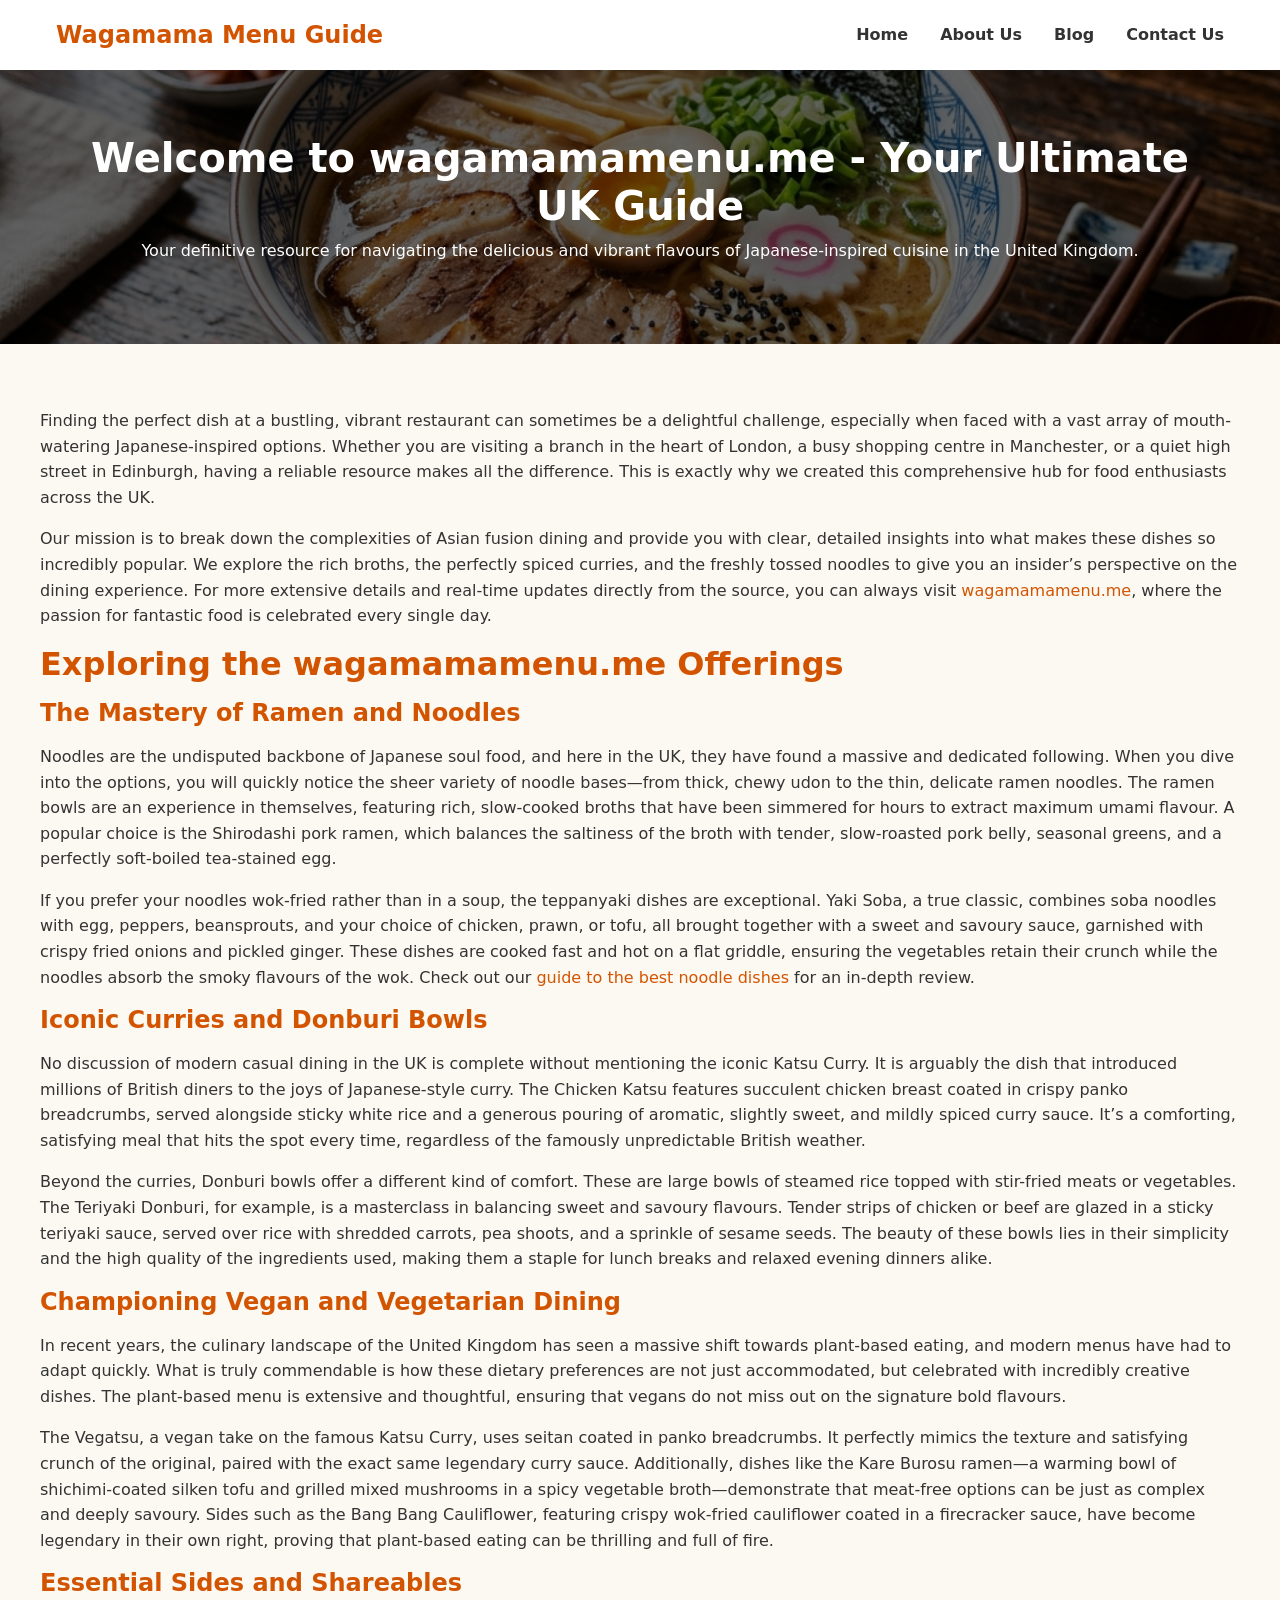
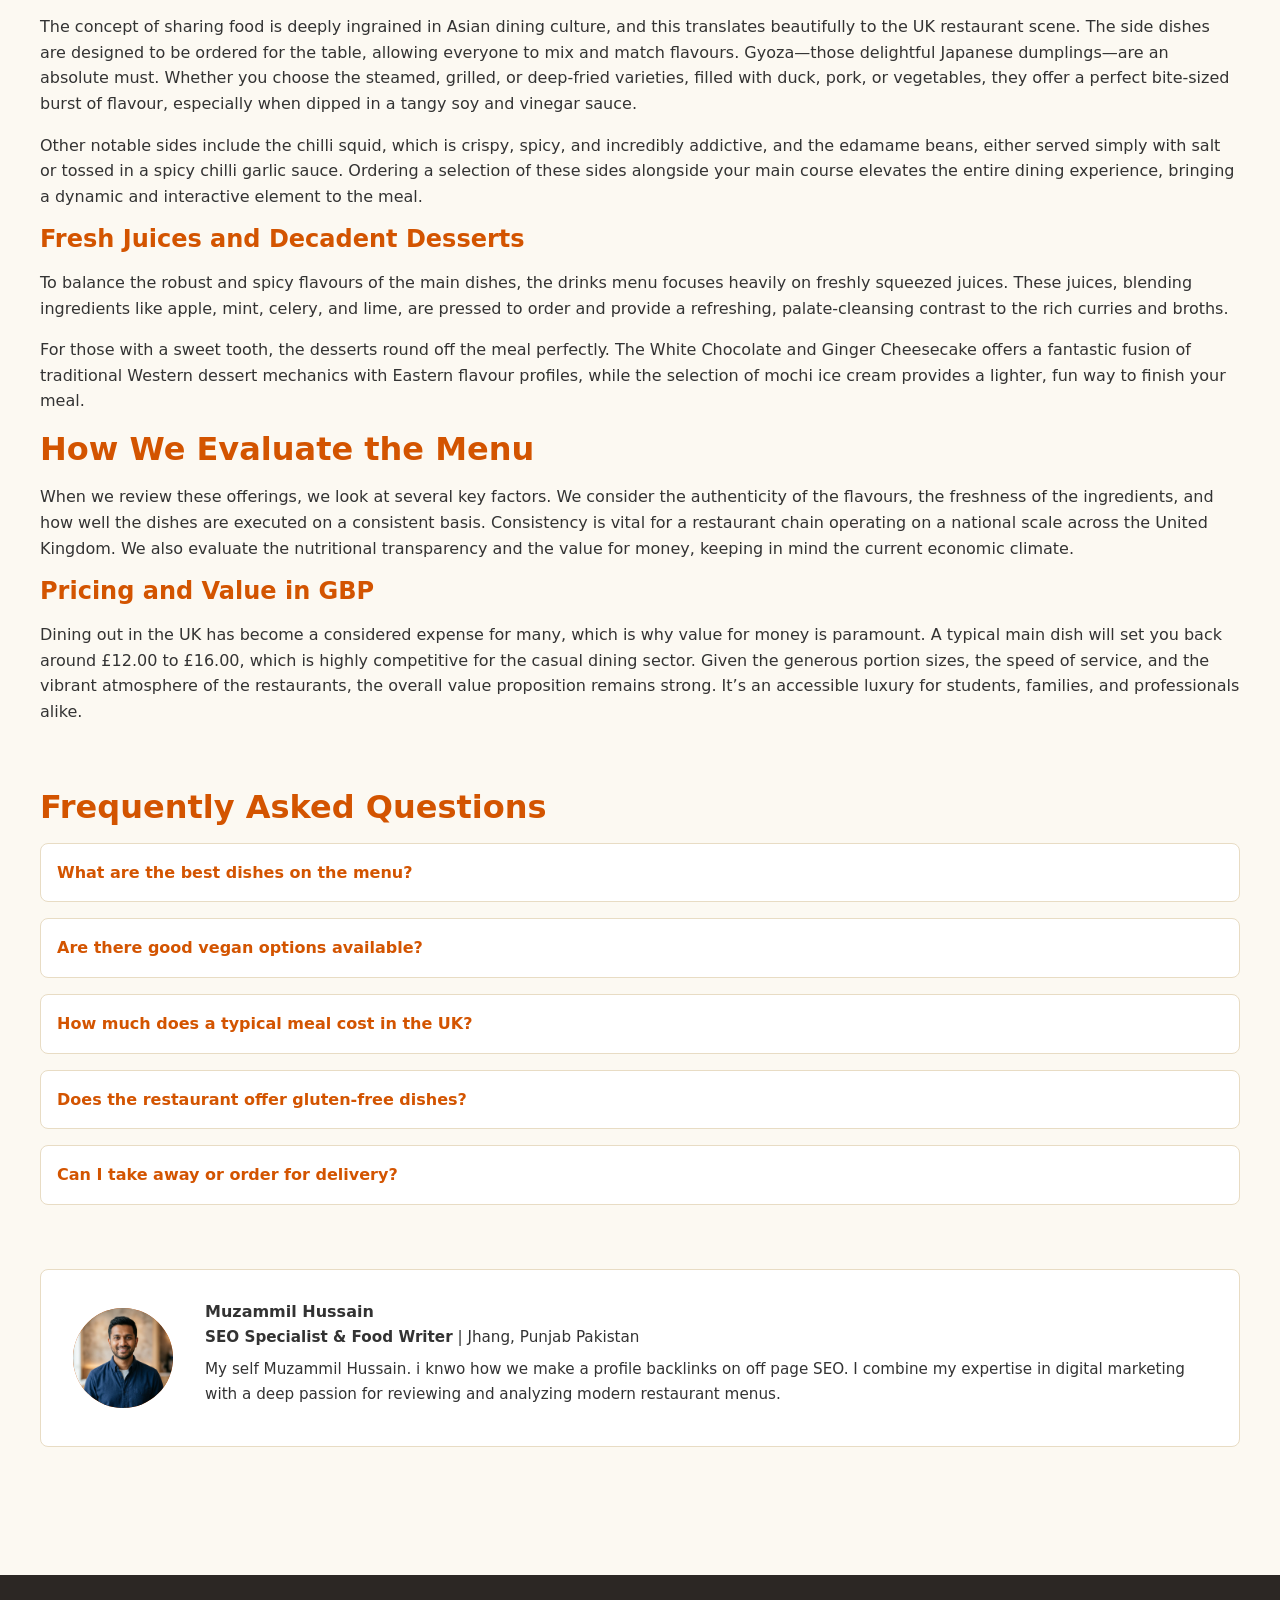
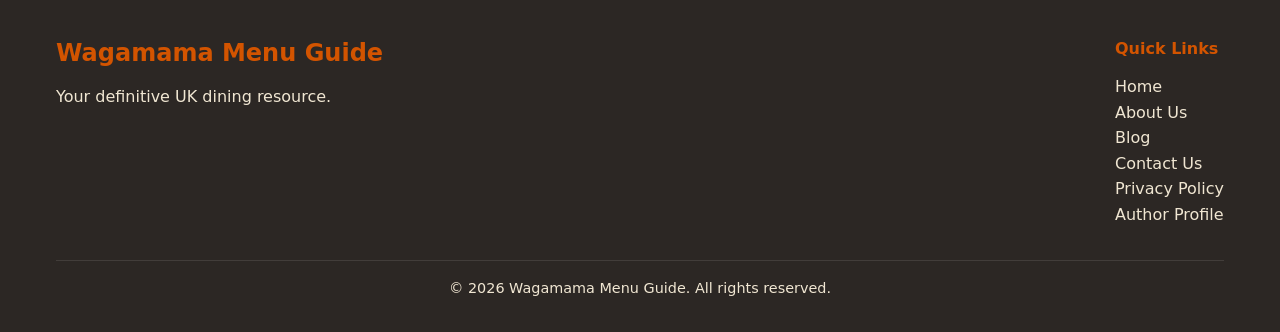
<file: index.html>
<!DOCTYPE html>
<html lang="en">

<head>
  <meta charset="UTF-8">
  <meta name="viewport" content="width=device-width, initial-scale=1.0">
  <title>wagamamamenu.me | The Ultimate Guide to the UK Wagamama Menu</title>
  <meta name="description"
    content="Discover the best dishes, vegetarian options, and pricing on the UK Wagamama menu. Read our comprehensive guide to exploring the delicious world of Japanese-inspired cuisine.">
  <meta name="geo.region" content="GB">
  <meta name="geo.placename" content="United Kingdom">
  <link rel="alternate" hreflang="en-gb" href="https://wagamamamenu.me-netlify.app">
  <link rel="canonical" href="https://wagamamamenu-01.netlify.app">
  <meta property="og:title" content="wagamamamenu.me | The Ultimate Guide to the UK Wagamama Menu">
  <meta property="og:description"
    content="Your complete guide to the best ramen, donburi, and teppanyaki dishes in the UK.">
  <meta property="og:type" content="website">
  <meta property="og:url" content="https://wagamamamenu.me-netlify.app">
  <link rel="stylesheet" href="css/style.css">

  <!-- JSON-LD Schema -->
  <script type="application/ld+json">
    {
      "@context": "https://schema.org",
      "@graph": [
        {
          "@type": "WebSite",
          "@id": "https://wagamamamenu.me-netlify.app/#website",
          "url": "https://wagamamamenu.me-netlify.app",
          "name": "Wagamama Menu UK Guide",
          "publisher": {
            "@id": "https://wagamamamenu.me-netlify.app/#organization"
          }
        },
        {
          "@type": "Organization",
          "@id": "https://wagamamamenu.me-netlify.app/#organization",
          "name": "Wagamama Menu Guide",
          "logo": {
            "@type": "ImageObject",
            "url": "https://wagamamamenu.me-netlify.app/logo.png"
          }
        },
        {
          "@type": "FAQPage",
          "mainEntity": [
            {
              "@type": "Question",
              "name": "What are the best dishes on the wagamamamenu.me?",
              "acceptedAnswer": {
                "@type": "Answer",
                "text": "Some of the most popular dishes include the Chicken Katsu Curry, Yaki Soba, and the Shirodashi Pork Ramen. These staples have been fan favourites in the UK for years."
              }
            },
            {
              "@type": "Question",
              "name": "Are there good vegan options available?",
              "acceptedAnswer": {
                "@type": "Answer",
                "text": "Absolutely! The UK menu offers an extensive vegan selection, including the Vegatsu (a vegan version of the Katsu Curry), Yasai Yaki Soba, and various plant-based sides like Bang Bang Cauliflower."
              }
            },
            {
              "@type": "Question",
              "name": "How much does a typical meal cost in the UK?",
              "acceptedAnswer": {
                "@type": "Answer",
                "text": "A standard main course generally ranges between £12.00 and £16.00. Sides are usually around £5.00 to £7.00, making it an accessible casual dining option."
              }
            },
            {
              "@type": "Question",
              "name": "Does Wagamama offer gluten-free dishes?",
              "acceptedAnswer": {
                "@type": "Answer",
                "text": "Yes, they provide a non-gluten menu which includes rice noodle dishes, specific curries without soy sauce containing wheat, and modified salads."
              }
            },
            {
              "@type": "Question",
              "name": "Can I take away or order for delivery?",
              "acceptedAnswer": {
                "@type": "Answer",
                "text": "Yes, most branches across the United Kingdom offer both click-and-collect takeaway services and delivery via major platforms like Deliveroo."
              }
            }
          ]
        }
      ]
    }
    </script>
</head>

<body>
  <header>
    <div class="container nav-container">
      <div class="logo">Wagamama Menu Guide</div>
      <nav>
        <ul class="nav-links">
          <li><a href="index.html">Home</a></li>
          <li><a href="about.html">About Us</a></li>
          <li><a href="blog.html">Blog</a></li>
          <li><a href="contact.html">Contact Us</a></li>
        </ul>
      </nav>
    </div>
  </header>

  <section class="hero"
    style="background-image: url('images/hero.png'); background-size: cover; background-position: center; position: relative;">
    <!-- Add an overlay to ensure text is readable -->
    <div style="position: absolute; top: 0; left: 0; width: 100%; height: 100%; background: rgba(0,0,0,0.6);"></div>
    <div class="container" style="position: relative; z-index: 1;">
      <h1>Welcome to wagamamamenu.me - Your Ultimate UK Guide</h1>
      <p>Your definitive resource for navigating the delicious and vibrant flavours of Japanese-inspired cuisine in the
        United Kingdom.</p>
    </div>
  </section>

  <main class="container main-content">
    <article>
      <!-- Introduction (approx 150 words) -->
      <p>Finding the perfect dish at a bustling, vibrant restaurant can sometimes be a delightful challenge, especially
        when faced with a vast array of mouth-watering Japanese-inspired options. Whether you are visiting a branch in
        the heart of London, a busy shopping centre in Manchester, or a quiet high street in Edinburgh, having a
        reliable resource makes all the difference. This is exactly why we created this comprehensive hub for food
        enthusiasts across the UK.</p>
      <p>Our mission is to break down the complexities of Asian fusion dining and provide you with clear, detailed
        insights into what makes these dishes so incredibly popular. We explore the rich broths, the perfectly spiced
        curries, and the freshly tossed noodles to give you an insider’s perspective on the dining experience. For more
        extensive details and real-time updates directly from the source, you can always visit <a
          href="https://wagamamamenu.me">wagamamamenu.me</a>, where the passion for fantastic food is celebrated every
        single day.</p>

      <!-- H2 with exact keyword -->
      <h2>Exploring the wagamamamenu.me Offerings</h2>

      <!-- Section 1 (approx 200 words) -->
      <h3>The Mastery of Ramen and Noodles</h3>
      <p>Noodles are the undisputed backbone of Japanese soul food, and here in the UK, they have found a massive and
        dedicated following. When you dive into the options, you will quickly notice the sheer variety of noodle
        bases—from thick, chewy udon to the thin, delicate ramen noodles. The ramen bowls are an experience in
        themselves, featuring rich, slow-cooked broths that have been simmered for hours to extract maximum umami
        flavour. A popular choice is the Shirodashi pork ramen, which balances the saltiness of the broth with tender,
        slow-roasted pork belly, seasonal greens, and a perfectly soft-boiled tea-stained egg.</p>
      <p>If you prefer your noodles wok-fried rather than in a soup, the teppanyaki dishes are exceptional. Yaki Soba, a
        true classic, combines soba noodles with egg, peppers, beansprouts, and your choice of chicken, prawn, or tofu,
        all brought together with a sweet and savoury sauce, garnished with crispy fried onions and pickled ginger.
        These dishes are cooked fast and hot on a flat griddle, ensuring the vegetables retain their crunch while the
        noodles absorb the smoky flavours of the wok. Check out our <a
          href="blog/2024-01-15-top-noodle-dishes.html">guide to the best noodle dishes</a> for an in-depth review.</p>

      <!-- Section 2 (approx 200 words) -->
      <h3>Iconic Curries and Donburi Bowls</h3>
      <p>No discussion of modern casual dining in the UK is complete without mentioning the iconic Katsu Curry. It is
        arguably the dish that introduced millions of British diners to the joys of Japanese-style curry. The Chicken
        Katsu features succulent chicken breast coated in crispy panko breadcrumbs, served alongside sticky white rice
        and a generous pouring of aromatic, slightly sweet, and mildly spiced curry sauce. It’s a comforting, satisfying
        meal that hits the spot every time, regardless of the famously unpredictable British weather.</p>
      <p>Beyond the curries, Donburi bowls offer a different kind of comfort. These are large bowls of steamed rice
        topped with stir-fried meats or vegetables. The Teriyaki Donburi, for example, is a masterclass in balancing
        sweet and savoury flavours. Tender strips of chicken or beef are glazed in a sticky teriyaki sauce, served over
        rice with shredded carrots, pea shoots, and a sprinkle of sesame seeds. The beauty of these bowls lies in their
        simplicity and the high quality of the ingredients used, making them a staple for lunch breaks and relaxed
        evening dinners alike.</p>

      <!-- Section 3 (approx 200 words) -->
      <h3>Championing Vegan and Vegetarian Dining</h3>
      <p>In recent years, the culinary landscape of the United Kingdom has seen a massive shift towards plant-based
        eating, and modern menus have had to adapt quickly. What is truly commendable is how these dietary preferences
        are not just accommodated, but celebrated with incredibly creative dishes. The plant-based menu is extensive and
        thoughtful, ensuring that vegans do not miss out on the signature bold flavours.</p>
      <p>The Vegatsu, a vegan take on the famous Katsu Curry, uses seitan coated in panko breadcrumbs. It perfectly
        mimics the texture and satisfying crunch of the original, paired with the exact same legendary curry sauce.
        Additionally, dishes like the Kare Burosu ramen—a warming bowl of shichimi-coated silken tofu and grilled mixed
        mushrooms in a spicy vegetable broth—demonstrate that meat-free options can be just as complex and deeply
        savoury. Sides such as the Bang Bang Cauliflower, featuring crispy wok-fried cauliflower coated in a firecracker
        sauce, have become legendary in their own right, proving that plant-based eating can be thrilling and full of
        fire.</p>

      <!-- Section 4 (approx 150 words) -->
      <h3>Essential Sides and Shareables</h3>
      <p>The concept of sharing food is deeply ingrained in Asian dining culture, and this translates beautifully to the
        UK restaurant scene. The side dishes are designed to be ordered for the table, allowing everyone to mix and
        match flavours. Gyoza—those delightful Japanese dumplings—are an absolute must. Whether you choose the steamed,
        grilled, or deep-fried varieties, filled with duck, pork, or vegetables, they offer a perfect bite-sized burst
        of flavour, especially when dipped in a tangy soy and vinegar sauce.</p>
      <p>Other notable sides include the chilli squid, which is crispy, spicy, and incredibly addictive, and the edamame
        beans, either served simply with salt or tossed in a spicy chilli garlic sauce. Ordering a selection of these
        sides alongside your main course elevates the entire dining experience, bringing a dynamic and interactive
        element to the meal.</p>

      <!-- Section 5 (approx 100 words) -->
      <h3>Fresh Juices and Decadent Desserts</h3>
      <p>To balance the robust and spicy flavours of the main dishes, the drinks menu focuses heavily on freshly
        squeezed juices. These juices, blending ingredients like apple, mint, celery, and lime, are pressed to order and
        provide a refreshing, palate-cleansing contrast to the rich curries and broths.</p>
      <p>For those with a sweet tooth, the desserts round off the meal perfectly. The White Chocolate and Ginger
        Cheesecake offers a fantastic fusion of traditional Western dessert mechanics with Eastern flavour profiles,
        while the selection of mochi ice cream provides a lighter, fun way to finish your meal.</p>

      <!-- Section 6: No exact keyword here -->
      <h2>How We Evaluate the Menu</h2>
      <p>When we review these offerings, we look at several key factors. We consider the authenticity of the flavours,
        the freshness of the ingredients, and how well the dishes are executed on a consistent basis. Consistency is
        vital for a restaurant chain operating on a national scale across the United Kingdom. We also evaluate the
        nutritional transparency and the value for money, keeping in mind the current economic climate.</p>

      <h3>Pricing and Value in GBP</h3>
      <p>Dining out in the UK has become a considered expense for many, which is why value for money is paramount. A
        typical main dish will set you back around £12.00 to £16.00, which is highly competitive for the casual dining
        sector. Given the generous portion sizes, the speed of service, and the vibrant atmosphere of the restaurants,
        the overall value proposition remains strong. It’s an accessible luxury for students, families, and
        professionals alike.</p>
    </article>

    <section class="faq-section">
      <h2>Frequently Asked Questions</h2>

      <details>
        <summary>What are the best dishes on the menu?</summary>
        <p>Some of the most popular dishes include the Chicken Katsu Curry, Yaki Soba, and the Shirodashi Pork Ramen.
          These staples have been fan favourites in the UK for years due to their comforting and consistent flavours.
        </p>
      </details>

      <details>
        <summary>Are there good vegan options available?</summary>
        <p>Absolutely! The UK menu offers an extensive vegan selection, including the Vegatsu (a vegan version of the
          Katsu Curry), Yasai Yaki Soba, and various plant-based sides like Bang Bang Cauliflower. Over 50% of the
          modern menu is plant-based.</p>
      </details>

      <details>
        <summary>How much does a typical meal cost in the UK?</summary>
        <p>A standard main course generally ranges between £12.00 and £16.00. Sides are usually around £5.00 to £7.00,
          making it an accessible casual dining option for most budgets.</p>
      </details>

      <details>
        <summary>Does the restaurant offer gluten-free dishes?</summary>
        <p>Yes, they provide a specific non-gluten menu which includes rice noodle dishes, specific curries made without
          wheat-based soy sauce, and modified salads to accommodate those with gluten intolerances.</p>
      </details>

      <details>
        <summary>Can I take away or order for delivery?</summary>
        <p>Yes, most branches across the United Kingdom offer both click-and-collect takeaway services and home delivery
          via major food delivery platforms.</p>
      </details>
    </section>

    <!-- Author Bio Section -->
    <aside class="author-bio">
      <div class="author-avatar" style="overflow: hidden;">
        <img src="images/author_avatar.png" alt="Muzammil Hussain"
          style="width: 100%; height: 100%; object-fit: cover;">
      </div>
      <div class="author-info">
        <h4>Muzammil Hussain</h4>
        <p><strong>SEO Specialist & Food Writer</strong> | Jhang, Punjab Pakistan</p>
        <p>My self Muzammil Hussain. i knwo how we make a profile backlinks on off page SEO. I combine my expertise in
          digital marketing with a deep passion for reviewing and analyzing modern restaurant menus.</p>
      </div>
      <!-- Author Schema -->
      <script type="application/ld+json">
            {
              "@context": "https://schema.org",
              "@type": "Person",
              "name": "Muzammil Hussain",
              "jobTitle": "SEO Specialist & Food Writer",
              "homeLocation": {
                "@type": "Place",
                "name": "Jhang, Punjab Pakistan"
              },
              "description": "My self Muzammil Hussain. i knwo how we make a profile backlinks on off page SEO."
            }
            </script>
    </aside>
  </main>

  <footer>
    <div class="container">
      <div class="footer-content">
        <div class="footer-brand">
          <h3>Wagamama Menu Guide</h3>
          <p>Your definitive UK dining resource.</p>
        </div>
        <div class="footer-links">
          <h4>Quick Links</h4>
          <ul>
            <li><a href="index.html">Home</a></li>
            <li><a href="about.html">About Us</a></li>
            <li><a href="blog.html">Blog</a></li>
            <li><a href="contact.html">Contact Us</a></li>
            <li><a href="privacy-policy.html">Privacy Policy</a></li>
            <li><a href="author.html">Author Profile</a></li>
          </ul>
        </div>
      </div>
      <div class="footer-bottom">
        <p>&copy; 2026 Wagamama Menu Guide. All rights reserved.</p>
      </div>
    </div>
  </footer>
</body>

</html>
</file>
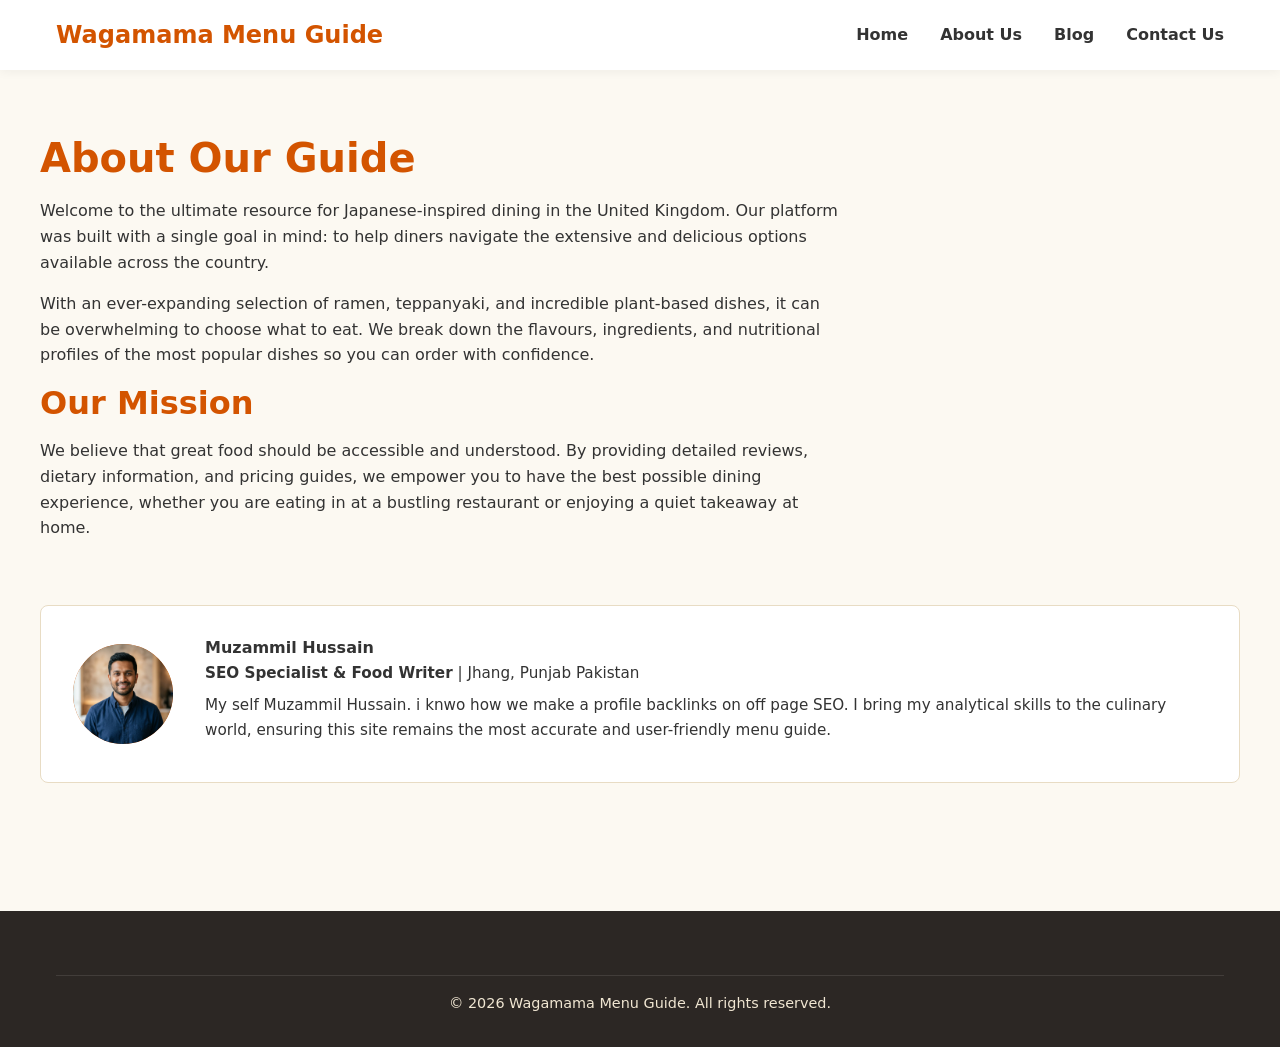
<file: about.html>
<!DOCTYPE html>
<html lang="en">
<head>
    <meta charset="UTF-8">
    <meta name="viewport" content="width=device-width, initial-scale=1.0">
    <title>About Us - Wagamama Menu Guide</title>
    <meta name="description" content="Learn more about our mission to provide the most comprehensive guide to the Wagamama menu in the UK.">
    <link rel="stylesheet" href="css/style.css">
</head>
<body>
    <header>
        <div class="container nav-container">
            <div class="logo">Wagamama Menu Guide</div>
            <nav>
                <ul class="nav-links">
                    <li><a href="index.html">Home</a></li>
                    <li><a href="about.html">About Us</a></li>
                    <li><a href="blog.html">Blog</a></li>
                    <li><a href="contact.html">Contact Us</a></li>
                </ul>
            </nav>
        </div>
    </header>

    <main class="container main-content">
        <h1>About Our Guide</h1>
        <div style="max-width: 800px;">
            <p>Welcome to the ultimate resource for Japanese-inspired dining in the United Kingdom. Our platform was built with a single goal in mind: to help diners navigate the extensive and delicious options available across the country.</p>
            
            <p>With an ever-expanding selection of ramen, teppanyaki, and incredible plant-based dishes, it can be overwhelming to choose what to eat. We break down the flavours, ingredients, and nutritional profiles of the most popular dishes so you can order with confidence.</p>
            
            <h2>Our Mission</h2>
            <p>We believe that great food should be accessible and understood. By providing detailed reviews, dietary information, and pricing guides, we empower you to have the best possible dining experience, whether you are eating in at a bustling restaurant or enjoying a quiet takeaway at home.</p>
        </div>

        <aside class="author-bio">
            <div class="author-avatar" style="overflow: hidden;">
                <img src="images/author_avatar.png" alt="Muzammil Hussain" style="width: 100%; height: 100%; object-fit: cover;">
            </div>
            <div class="author-info">
                <h4>Muzammil Hussain</h4>
                <p><strong>SEO Specialist & Food Writer</strong> | Jhang, Punjab Pakistan</p>
                <p>My self Muzammil Hussain. i knwo how we make a profile backlinks on off page SEO. I bring my analytical skills to the culinary world, ensuring this site remains the most accurate and user-friendly menu guide.</p>
            </div>
        </aside>
    </main>

    <footer>
        <div class="container">
            <div class="footer-bottom">
                <p>&copy; 2026 Wagamama Menu Guide. All rights reserved.</p>
            </div>
        </div>
    </footer>
</body>
</html>
</file>
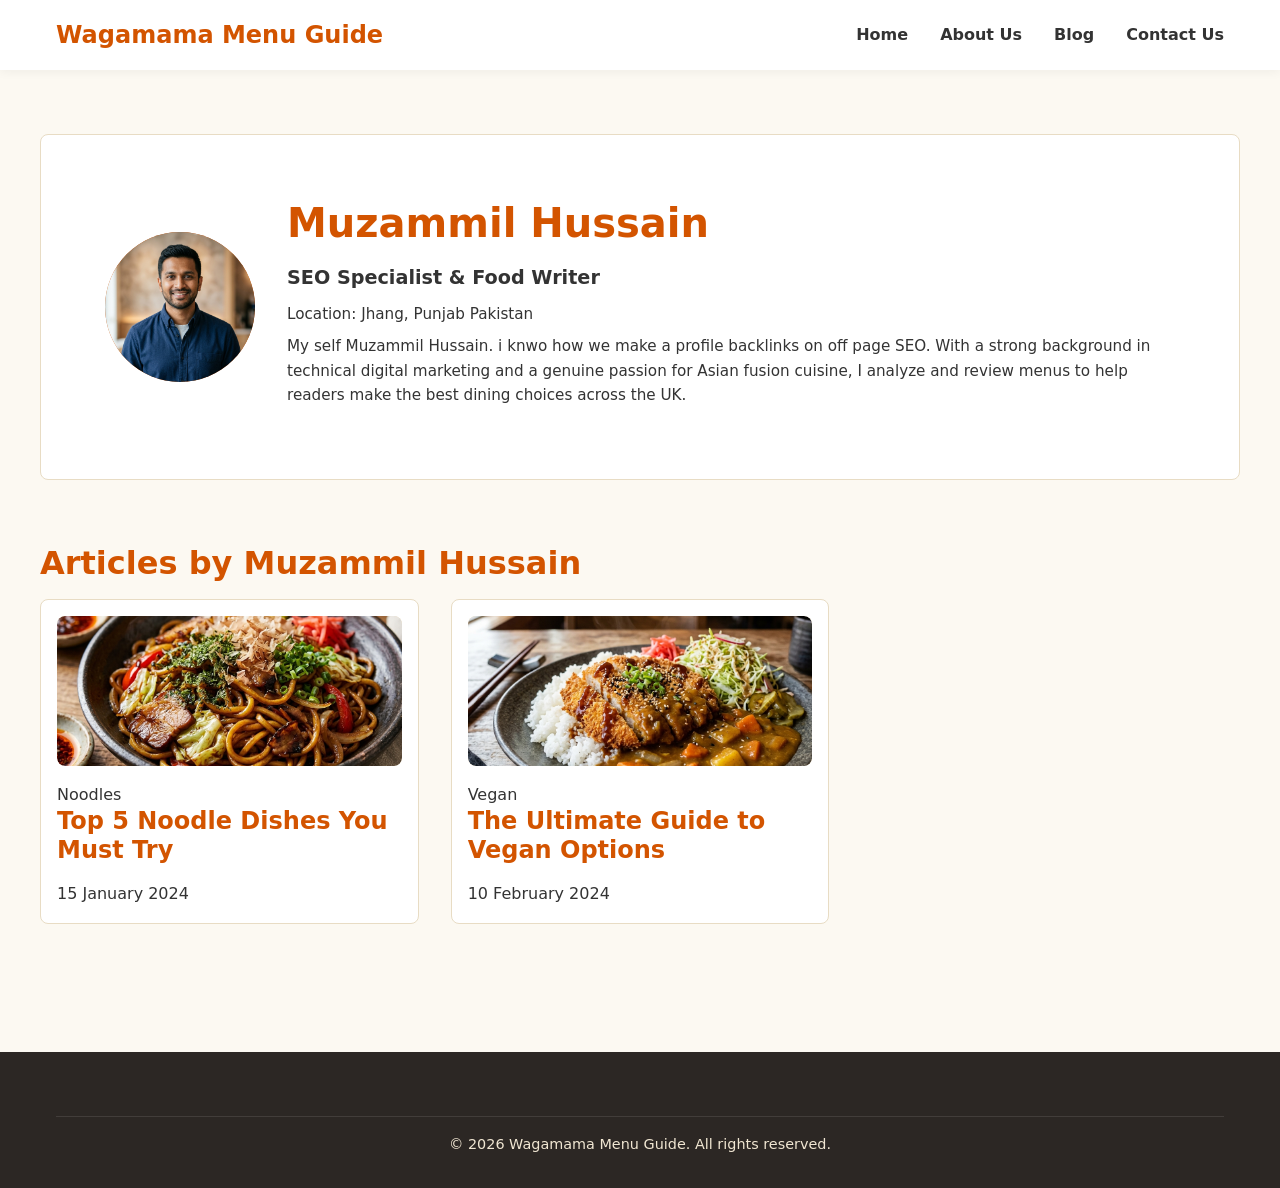
<file: author.html>
<!DOCTYPE html>
<html lang="en">
<head>
    <meta charset="UTF-8">
    <meta name="viewport" content="width=device-width, initial-scale=1.0">
    <title>Author: Muzammil Hussain - Wagamama Menu Guide</title>
    <meta name="description" content="Profile and articles by Muzammil Hussain, SEO Specialist and Food Writer.">
    <link rel="stylesheet" href="css/style.css">
</head>
<body>
    <header>
        <div class="container nav-container">
            <div class="logo">Wagamama Menu Guide</div>
            <nav>
                <ul class="nav-links">
                    <li><a href="index.html">Home</a></li>
                    <li><a href="about.html">About Us</a></li>
                    <li><a href="blog.html">Blog</a></li>
                    <li><a href="contact.html">Contact Us</a></li>
                </ul>
            </nav>
        </div>
    </header>

    <main class="container main-content">
        <div class="author-bio" style="margin-top: 0; margin-bottom: var(--spacing-xl); padding: var(--spacing-xl);">
            <div class="author-avatar" style="width: 150px; height: 150px; overflow: hidden;">
                <img src="images/author_avatar.png" alt="Muzammil Hussain" style="width: 100%; height: 100%; object-fit: cover;">
            </div>
            <div class="author-info">
                <h1>Muzammil Hussain</h1>
                <p style="font-size: 1.2rem;"><strong>SEO Specialist & Food Writer</strong></p>
                <p>Location: Jhang, Punjab Pakistan</p>
                <p>My self Muzammil Hussain. i knwo how we make a profile backlinks on off page SEO. With a strong background in technical digital marketing and a genuine passion for Asian fusion cuisine, I analyze and review menus to help readers make the best dining choices across the UK.</p>
            </div>
        </div>

        <h2>Articles by Muzammil Hussain</h2>
        <div class="grid">
            <div class="card">
                <div class="card-img-placeholder" style="height: 150px; padding: 0; overflow: hidden;">
                    <img src="images/noodle.png" alt="Top 5 Noodle Dishes You Must Try" style="width: 100%; height: 100%; object-fit: cover;">
                </div>
                <div class="post-card-content">
                    <span class="category-tag">Noodles</span>
                    <h3><a href="blog/2024-01-15-top-noodle-dishes.html">Top 5 Noodle Dishes You Must Try</a></h3>
                    <div class="post-meta">15 January 2024</div>
                </div>
            </div>
            <div class="card">
                <div class="card-img-placeholder" style="height: 150px; padding: 0; overflow: hidden;">
                    <img src="images/vegan.png" alt="The Ultimate Guide to Vegan Options" style="width: 100%; height: 100%; object-fit: cover;">
                </div>
                <div class="post-card-content">
                    <span class="category-tag">Vegan</span>
                    <h3><a href="blog/2024-02-10-vegan-guide.html">The Ultimate Guide to Vegan Options</a></h3>
                    <div class="post-meta">10 February 2024</div>
                </div>
            </div>
        </div>
    </main>

    <footer>
        <div class="container">
            <div class="footer-bottom">
                <p>&copy; 2026 Wagamama Menu Guide. All rights reserved.</p>
            </div>
        </div>
    </footer>
</body>
</html>
</file>
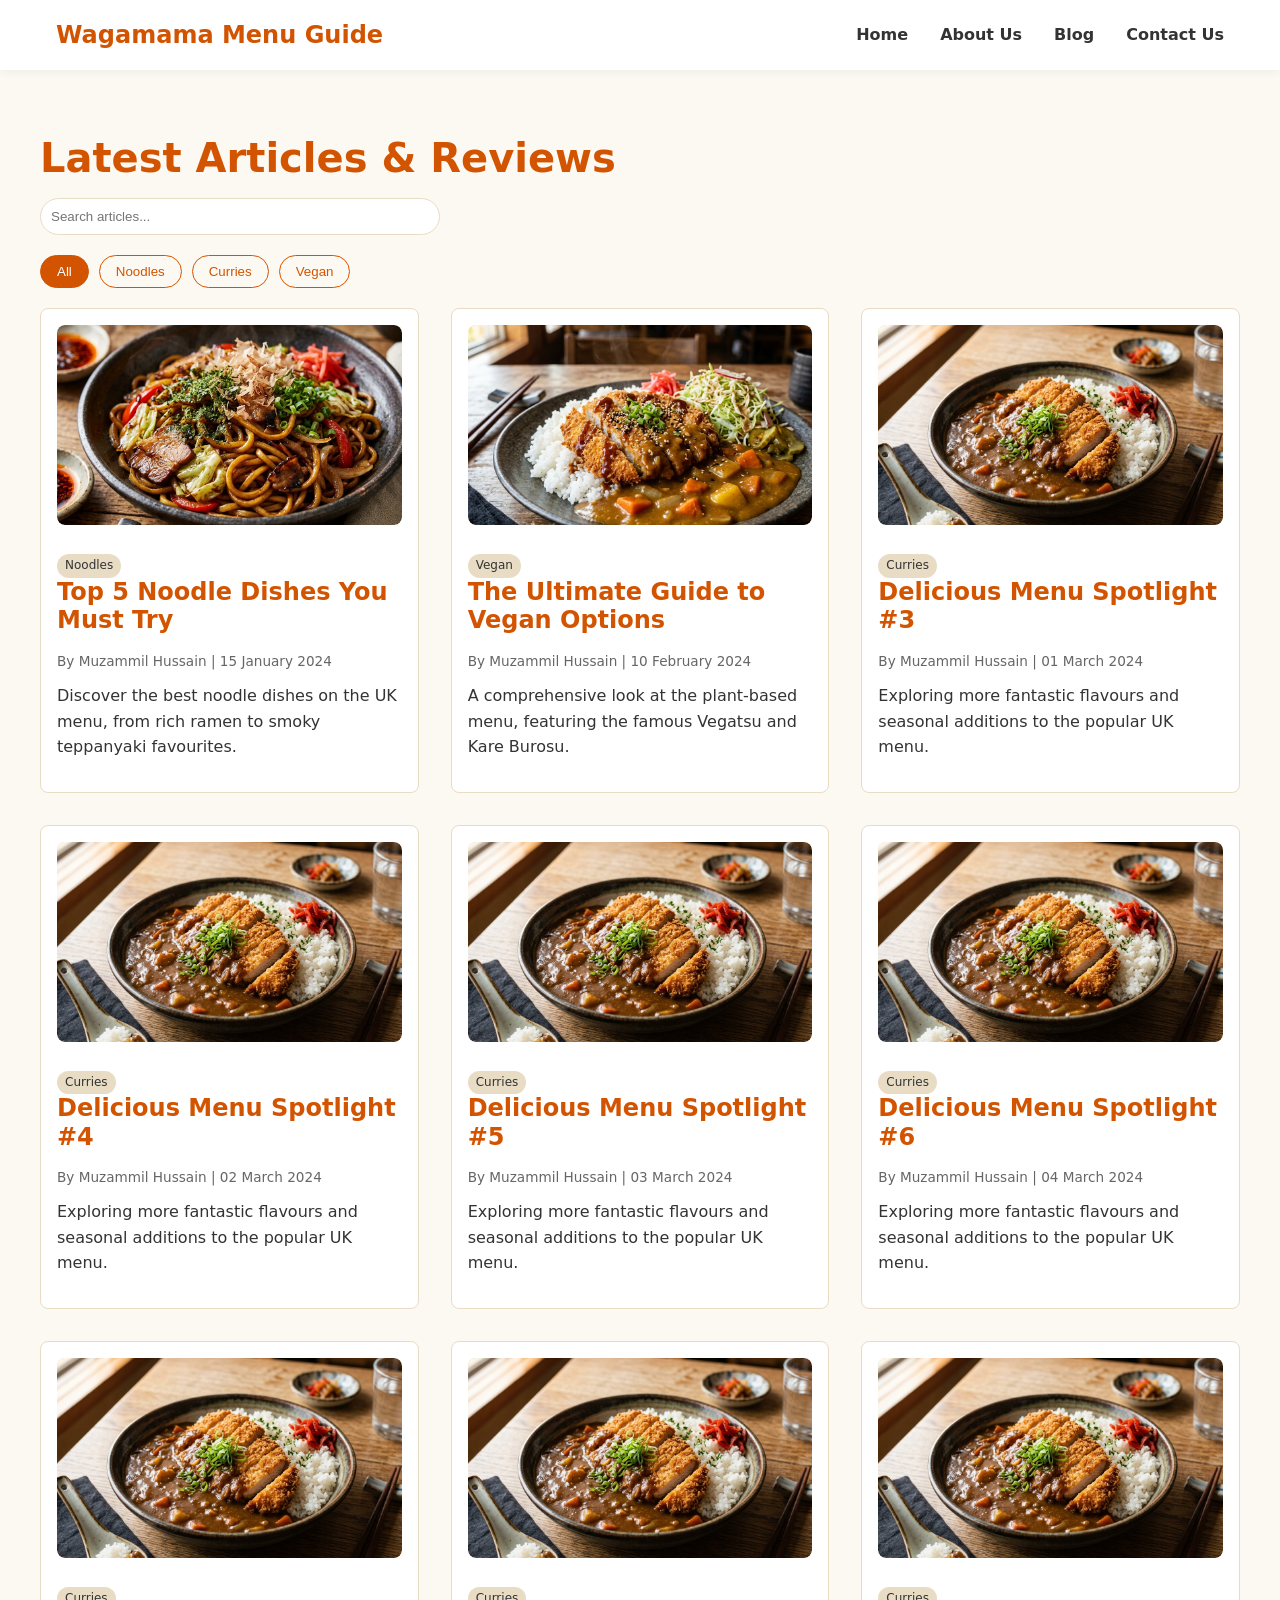
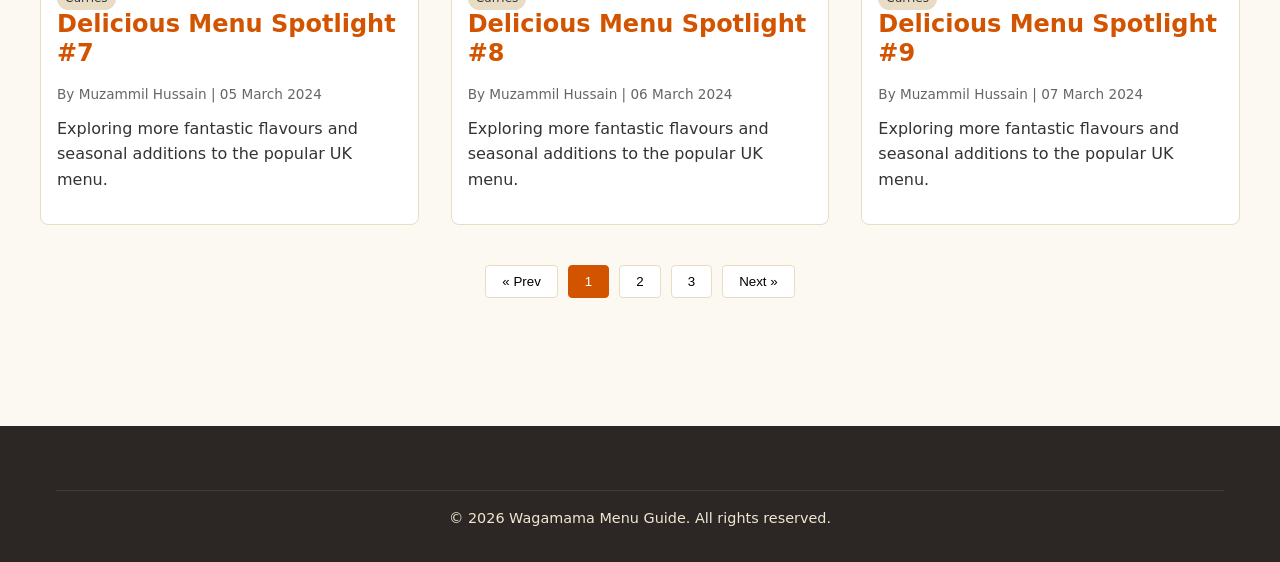
<file: blog.html>
<!DOCTYPE html>
<html lang="en">
<head>
    <meta charset="UTF-8">
    <meta name="viewport" content="width=device-width, initial-scale=1.0">
    <title>Blog - Wagamama Menu Guide</title>
    <meta name="description" content="Read the latest articles, news, and reviews about the Wagamama menu in the UK.">
    <link rel="stylesheet" href="css/style.css">
    <style>
        .filters {
            display: flex;
            gap: 10px;
            margin-bottom: 20px;
            flex-wrap: wrap;
        }
        .filter-btn {
            padding: 8px 16px;
            border: 1px solid var(--color-primary);
            background: transparent;
            color: var(--color-primary);
            border-radius: 20px;
            cursor: pointer;
            transition: all 0.3s;
        }
        .filter-btn.active, .filter-btn:hover {
            background: var(--color-primary);
            color: white;
        }
        .search-bar {
            width: 100%;
            max-width: 400px;
            padding: 10px;
            border: 1px solid var(--color-border);
            border-radius: 20px;
            margin-bottom: 20px;
        }
        .pagination {
            display: flex;
            justify-content: center;
            gap: 10px;
            margin-top: 40px;
        }
        .pagination button {
            padding: 8px 16px;
            border: 1px solid var(--color-border);
            background: white;
            cursor: pointer;
            border-radius: 4px;
        }
        .pagination button.active {
            background: var(--color-primary);
            color: white;
            border-color: var(--color-primary);
        }
        .post-card-content {
            padding-top: 10px;
        }
        .post-meta {
            font-size: 0.85rem;
            color: #666;
            margin-bottom: 10px;
        }
        .category-tag {
            display: inline-block;
            background: var(--color-border);
            padding: 2px 8px;
            border-radius: 12px;
            font-size: 0.75rem;
            margin-right: 5px;
        }
    </style>
</head>
<body>
    <header>
        <div class="container nav-container">
            <div class="logo">Wagamama Menu Guide</div>
            <nav>
                <ul class="nav-links">
                    <li><a href="index.html">Home</a></li>
                    <li><a href="about.html">About Us</a></li>
                    <li><a href="blog.html">Blog</a></li>
                    <li><a href="contact.html">Contact Us</a></li>
                </ul>
            </nav>
        </div>
    </header>

    <main class="container main-content">
        <h1>Latest Articles & Reviews</h1>
        
        <input type="text" class="search-bar" placeholder="Search articles...">
        
        <div class="filters">
            <button class="filter-btn active">All</button>
            <button class="filter-btn">Noodles</button>
            <button class="filter-btn">Curries</button>
            <button class="filter-btn">Vegan</button>
        </div>

        <div class="grid" id="blog-grid">
            <!-- Blog posts will be injected here via JavaScript -->
        </div>

        <div class="pagination">
            <button>&laquo; Prev</button>
            <button class="active">1</button>
            <button>2</button>
            <button>3</button>
            <button>Next &raquo;</button>
        </div>
    </main>

    <footer>
        <div class="container">
            <div class="footer-bottom">
                <p>&copy; 2026 Wagamama Menu Guide. All rights reserved.</p>
            </div>
        </div>
    </footer>

    <script>
        // AUTO-FETCH BLOG SYSTEM PLACEHOLDER
        // In a real static environment without a build step, JavaScript would fetch a list of files or an index.json
        // Since this is purely static HTML, we simulate scanning the `/blog/` folder.
        // Filename convention: YYYY-MM-DD-title.html
        
        const mockPosts = [
            {
                title: "Top 5 Noodle Dishes You Must Try",
                url: "blog/2024-01-15-top-noodle-dishes.html",
                date: "15 January 2024",
                author: "Muzammil Hussain",
                excerpt: "Discover the best noodle dishes on the UK menu, from rich ramen to smoky teppanyaki favourites.",
                category: "Noodles",
                image: "images/noodle.png"
            },
            {
                title: "The Ultimate Guide to Vegan Options",
                url: "blog/2024-02-10-vegan-guide.html",
                date: "10 February 2024",
                author: "Muzammil Hussain",
                excerpt: "A comprehensive look at the plant-based menu, featuring the famous Vegatsu and Kare Burosu.",
                category: "Vegan",
                image: "images/vegan.png"
            },
            // Generates up to 9 posts per page
            ...Array.from({length: 7}).map((_, i) => ({
                title: `Delicious Menu Spotlight #${i+3}`,
                url: `blog/2024-03-0${i+1}-spotlight.html`,
                date: `0${i+1} March 2024`,
                author: "Muzammil Hussain",
                excerpt: "Exploring more fantastic flavours and seasonal additions to the popular UK menu.",
                category: "Curries",
                image: "images/curry.png"
            }))
        ];

        function renderPosts(posts) {
            const grid = document.getElementById('blog-grid');
            grid.innerHTML = '';
            
            // Sort by newest first (simulated based on mock data order which we pretend is parsed from filename YYYY-MM-DD)
            
            posts.forEach(post => {
                const card = document.createElement('article');
                card.className = 'card';
                card.innerHTML = `
                    <div class="card-img-placeholder" style="padding: 0; overflow: hidden;">
                        <img src="${post.image}" alt="${post.title}" style="width: 100%; height: 100%; object-fit: cover;">
                    </div>
                    <div class="post-card-content">
                        <span class="category-tag">${post.category}</span>
                        <h3><a href="${post.url}">${post.title}</a></h3>
                        <div class="post-meta">By ${post.author} | ${post.date}</div>
                        <p>${post.excerpt}</p>
                    </div>
                `;
                grid.appendChild(card);
            });
        }

        // Initial render
        renderPosts(mockPosts);
    </script>
</body>
</html>
</file>
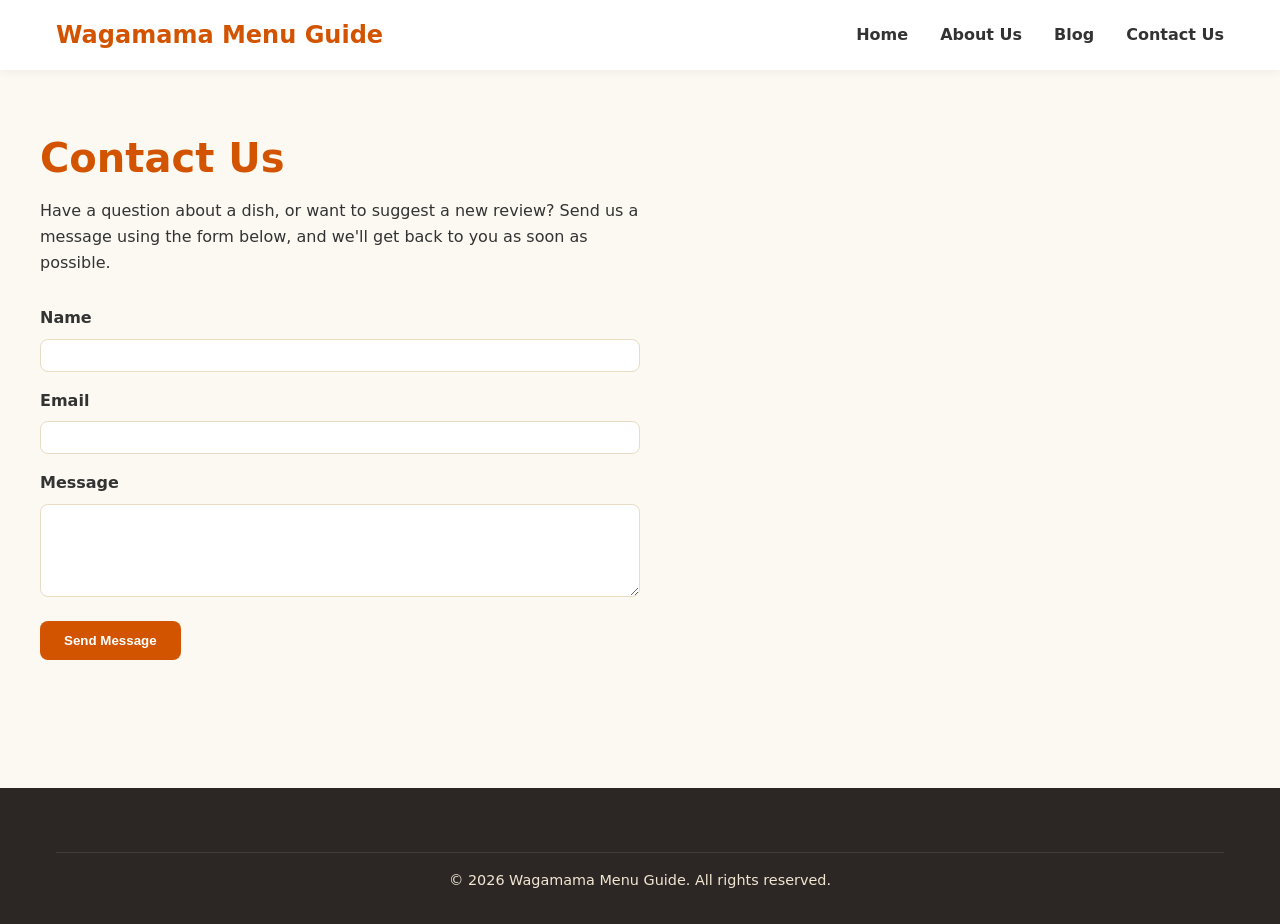
<file: contact.html>
<!DOCTYPE html>
<html lang="en">
<head>
    <meta charset="UTF-8">
    <meta name="viewport" content="width=device-width, initial-scale=1.0">
    <title>Contact Us - Wagamama Menu Guide</title>
    <meta name="description" content="Get in touch with the team behind the UK's top Wagamama menu guide.">
    <link rel="stylesheet" href="css/style.css">
</head>
<body>
    <header>
        <div class="container nav-container">
            <div class="logo">Wagamama Menu Guide</div>
            <nav>
                <ul class="nav-links">
                    <li><a href="index.html">Home</a></li>
                    <li><a href="about.html">About Us</a></li>
                    <li><a href="blog.html">Blog</a></li>
                    <li><a href="contact.html">Contact Us</a></li>
                </ul>
            </nav>
        </div>
    </header>

    <main class="container main-content">
        <h1>Contact Us</h1>
        <div style="max-width: 600px;">
            <p>Have a question about a dish, or want to suggest a new review? Send us a message using the form below, and we'll get back to you as soon as possible.</p>
            
            <form action="#" method="POST" style="margin-top: 30px;">
                <div class="form-group">
                    <label for="name">Name</label>
                    <input type="text" id="name" name="name" required>
                </div>
                <div class="form-group">
                    <label for="email">Email</label>
                    <input type="email" id="email" name="email" required>
                </div>
                <div class="form-group">
                    <label for="message">Message</label>
                    <textarea id="message" name="message" rows="5" required></textarea>
                </div>
                <button type="submit" class="btn">Send Message</button>
            </form>
        </div>
    </main>

    <footer>
        <div class="container">
            <div class="footer-bottom">
                <p>&copy; 2026 Wagamama Menu Guide. All rights reserved.</p>
            </div>
        </div>
    </footer>
</body>
</html>
</file>
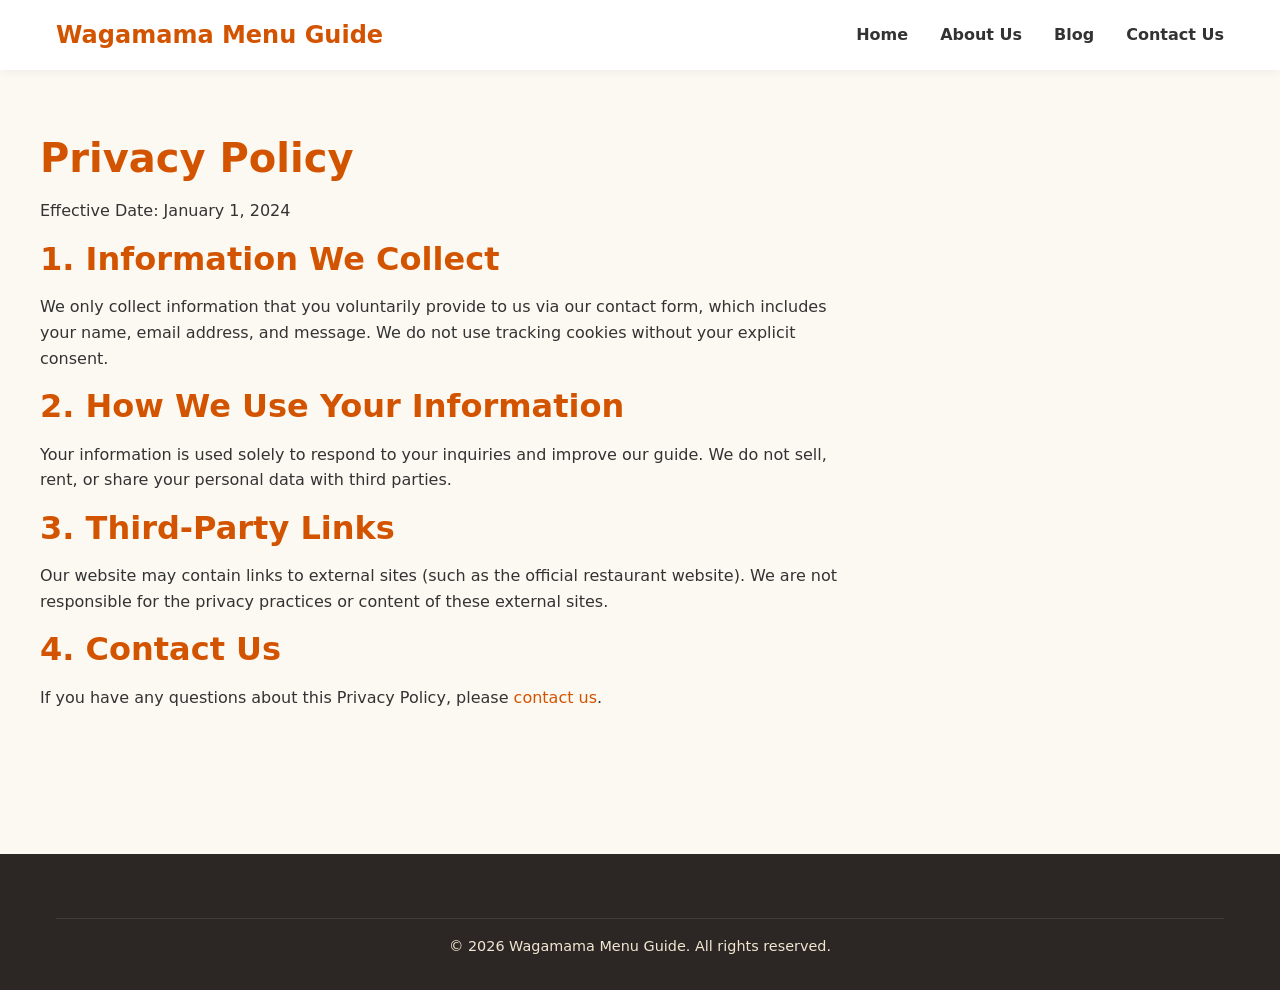
<file: privacy-policy.html>
<!DOCTYPE html>
<html lang="en">
<head>
    <meta charset="UTF-8">
    <meta name="viewport" content="width=device-width, initial-scale=1.0">
    <title>Privacy Policy - Wagamama Menu Guide</title>
    <meta name="description" content="Privacy Policy for the Wagamama Menu Guide website.">
    <link rel="stylesheet" href="css/style.css">
</head>
<body>
    <header>
        <div class="container nav-container">
            <div class="logo">Wagamama Menu Guide</div>
            <nav>
                <ul class="nav-links">
                    <li><a href="index.html">Home</a></li>
                    <li><a href="about.html">About Us</a></li>
                    <li><a href="blog.html">Blog</a></li>
                    <li><a href="contact.html">Contact Us</a></li>
                </ul>
            </nav>
        </div>
    </header>

    <main class="container main-content">
        <h1>Privacy Policy</h1>
        <div style="max-width: 800px;">
            <p>Effective Date: January 1, 2024</p>
            
            <h2>1. Information We Collect</h2>
            <p>We only collect information that you voluntarily provide to us via our contact form, which includes your name, email address, and message. We do not use tracking cookies without your explicit consent.</p>
            
            <h2>2. How We Use Your Information</h2>
            <p>Your information is used solely to respond to your inquiries and improve our guide. We do not sell, rent, or share your personal data with third parties.</p>
            
            <h2>3. Third-Party Links</h2>
            <p>Our website may contain links to external sites (such as the official restaurant website). We are not responsible for the privacy practices or content of these external sites.</p>

            <h2>4. Contact Us</h2>
            <p>If you have any questions about this Privacy Policy, please <a href="contact.html">contact us</a>.</p>
        </div>
    </main>

    <footer>
        <div class="container">
            <div class="footer-bottom">
                <p>&copy; 2026 Wagamama Menu Guide. All rights reserved.</p>
            </div>
        </div>
    </footer>
</body>
</html>
</file>
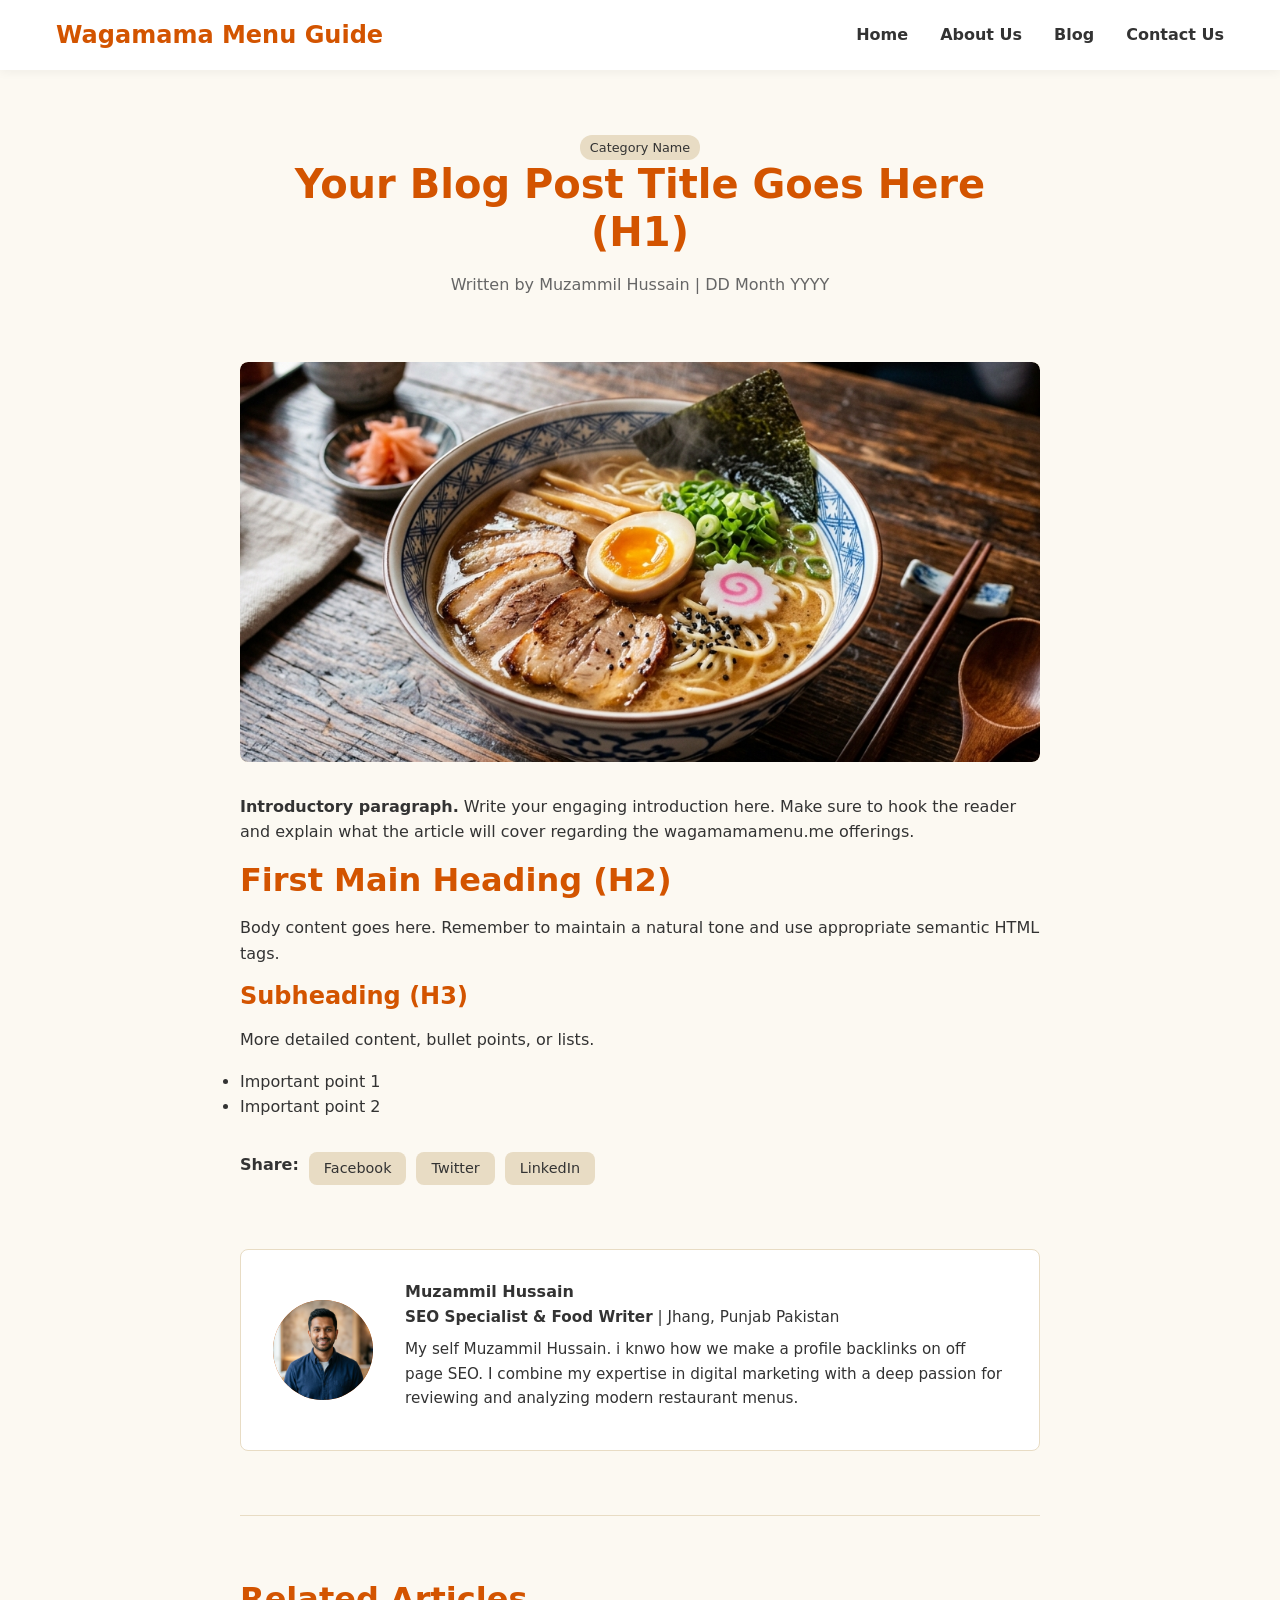
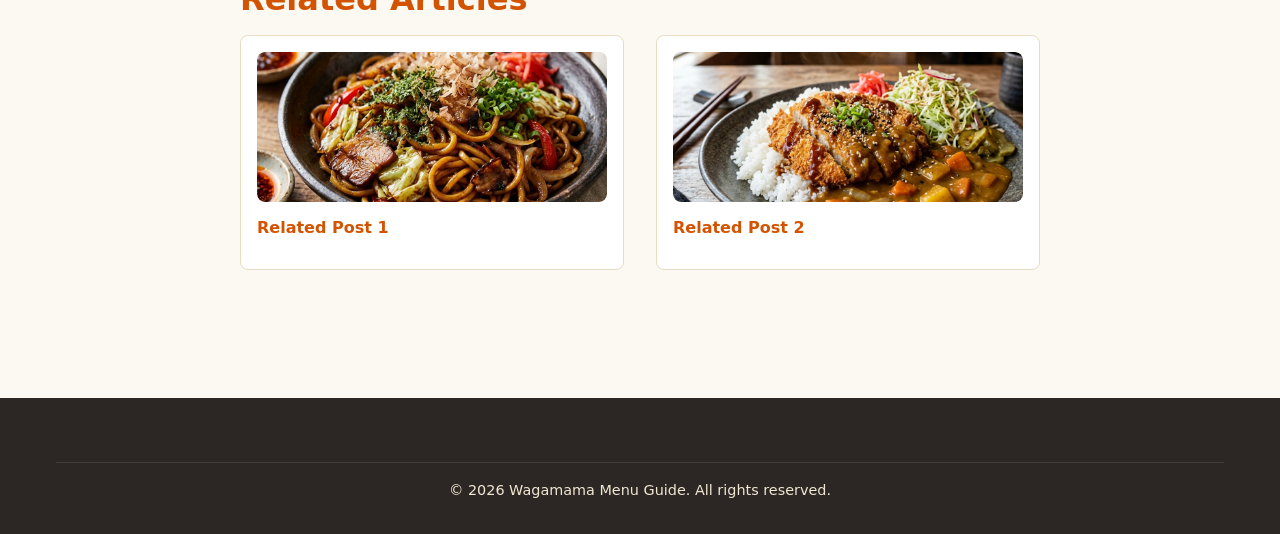
<file: blog/blog-template.html>
<!DOCTYPE html>
<html lang="en">
<!-- 
    MULTI-PAGE ANCHOR INSTRUCTIONS:
    
    1. How to add new blog posts:
       - Save new HTML files in the `/blog/` folder.
       - Ensure the file is completely static HTML using this template.

    2. Filename Convention:
       - Format: YYYY-MM-DD-post-title.html
       - Example: 2024-01-15-top-noodle-dishes.html
       - The auto-fetch JS on blog.html uses this date format to sort posts by newest first.

    3. Required Meta Tags (Frontmatter equivalent for static HTML):
       - Update the <title> tag.
       - Update <meta name="description">.
       - Update Open Graph tags (og:title, og:description, og:url, og:image).
       - Ensure the canonical link is correct.

    4. How the Auto-Fetch System Works:
       - The category page (blog.html) contains a placeholder JavaScript function.
       - In a production environment without a static site generator, you would use a build script (Node.js/Python) to parse this folder and generate an `index.json`, which the JS fetches and renders.
       - Alternatively, update the `mockPosts` array in `blog.html` manually until a build script is implemented.
-->
<head>
    <meta charset="UTF-8">
    <meta name="viewport" content="width=device-width, initial-scale=1.0">
    <title>Blog Post Title - Wagamama Menu Guide</title>
    <meta name="description" content="A brief 150-character excerpt describing the blog post content for SEO purposes.">
    <meta name="author" content="Muzammil Hussain">
    <link rel="canonical" href="https://wagamamamenu.me-netlify.app/blog/YYYY-MM-DD-post-title.html">
    <meta property="og:title" content="Blog Post Title">
    <meta property="og:description" content="A brief excerpt describing the post for social sharing.">
    <meta property="og:type" content="article">
    <link rel="stylesheet" href="../css/style.css">
    
    <!-- Adjust CSS path since this is inside /blog/ -->
    <style>
        .post-header {
            text-align: center;
            margin-bottom: var(--spacing-xl);
        }
        .post-meta-info {
            color: #666;
            margin-bottom: var(--spacing-lg);
        }
        .social-share {
            display: flex;
            gap: 10px;
            margin: var(--spacing-lg) 0;
        }
        .social-btn {
            padding: 5px 15px;
            background: var(--color-border);
            border-radius: var(--border-radius);
            font-size: 0.9rem;
        }
        .related-posts {
            margin-top: var(--spacing-xl);
            border-top: 1px solid var(--color-border);
            padding-top: var(--spacing-xl);
        }
    </style>
</head>
<body>
    <header>
        <div class="container nav-container">
            <div class="logo">Wagamama Menu Guide</div>
            <nav>
                <ul class="nav-links">
                    <li><a href="../index.html">Home</a></li>
                    <li><a href="../about.html">About Us</a></li>
                    <li><a href="../blog.html">Blog</a></li>
                    <li><a href="../contact.html">Contact Us</a></li>
                </ul>
            </nav>
        </div>
    </header>

    <main class="container main-content" style="max-width: 800px;">
        <article>
            <div class="post-header">
                <span style="background: var(--color-border); padding: 5px 10px; border-radius: 12px; font-size: 0.8rem;">Category Name</span>
                <h1>Your Blog Post Title Goes Here (H1)</h1>
                <div class="post-meta-info">Written by Muzammil Hussain | DD Month YYYY</div>
            </div>

            <div style="width: 100%; height: 400px; background: var(--color-border); display: flex; align-items: center; justify-content: center; margin-bottom: var(--spacing-lg); border-radius: var(--border-radius); overflow: hidden;">
                <img src="../images/hero.png" alt="Featured Post Image" style="width: 100%; height: 100%; object-fit: cover;">
            </div>

            <!-- Content Area -->
            <p><strong>Introductory paragraph.</strong> Write your engaging introduction here. Make sure to hook the reader and explain what the article will cover regarding the wagamamamenu.me offerings.</p>
            
            <h2>First Main Heading (H2)</h2>
            <p>Body content goes here. Remember to maintain a natural tone and use appropriate semantic HTML tags.</p>
            
            <h3>Subheading (H3)</h3>
            <p>More detailed content, bullet points, or lists.</p>
            <ul>
                <li>Important point 1</li>
                <li>Important point 2</li>
            </ul>

            <!-- Social Sharing Placeholder -->
            <div class="social-share">
                <strong>Share:</strong>
                <span class="social-btn">Facebook</span>
                <span class="social-btn">Twitter</span>
                <span class="social-btn">LinkedIn</span>
            </div>
        </article>

        <!-- Author Bio Section -->
        <aside class="author-bio">
            <div class="author-avatar" style="overflow: hidden;">
                <img src="../images/author_avatar.png" alt="Muzammil Hussain" style="width: 100%; height: 100%; object-fit: cover;">
            </div>
            <div class="author-info">
                <h4>Muzammil Hussain</h4>
                <p><strong>SEO Specialist & Food Writer</strong> | Jhang, Punjab Pakistan</p>
                <p>My self Muzammil Hussain. i knwo how we make a profile backlinks on off page SEO. I combine my expertise in digital marketing with a deep passion for reviewing and analyzing modern restaurant menus.</p>
            </div>
            <!-- Author Schema -->
            <script type="application/ld+json">
            {
              "@context": "https://schema.org",
              "@type": "Person",
              "name": "Muzammil Hussain",
              "jobTitle": "SEO Specialist & Food Writer",
              "homeLocation": {
                "@type": "Place",
                "name": "Jhang, Punjab Pakistan"
              },
              "description": "My self Muzammil Hussain. i knwo how we make a profile backlinks on off page SEO."
            }
            </script>
        </aside>

        <!-- Related Posts Placeholder -->
        <section class="related-posts">
            <h2>Related Articles</h2>
            <div class="grid">
                <div class="card">
                    <div class="card-img-placeholder" style="height: 150px; padding: 0; overflow: hidden;">
                        <img src="../images/noodle.png" alt="Related Post 1" style="width: 100%; height: 100%; object-fit: cover;">
                    </div>
                    <h4><a href="#">Related Post 1</a></h4>
                </div>
                <div class="card">
                    <div class="card-img-placeholder" style="height: 150px; padding: 0; overflow: hidden;">
                        <img src="../images/vegan.png" alt="Related Post 2" style="width: 100%; height: 100%; object-fit: cover;">
                    </div>
                    <h4><a href="#">Related Post 2</a></h4>
                </div>
            </div>
        </section>
    </main>

    <footer>
        <div class="container">
            <div class="footer-bottom">
                <p>&copy; 2026 Wagamama Menu Guide. All rights reserved.</p>
            </div>
        </div>
    </footer>
</body>
</html>
</file>
<file: css/style.css>
:root {
  --color-bg: #fcf9f2;
  --color-text: #333333;
  --color-primary: #d35400; /* Terracotta Orange */
  --color-secondary: #e67e22;
  --color-accent: #f39c12;
  --color-surface: #ffffff;
  --color-border: #e8dcc4;
  --color-footer-bg: #2c2724;
  --color-footer-text: #f0e6d2;
  --font-main: 'Segoe UI', system-ui, -apple-system, sans-serif;
  --spacing-sm: 0.5rem;
  --spacing-md: 1rem;
  --spacing-lg: 2rem;
  --spacing-xl: 4rem;
  --border-radius: 8px;
  --max-width: 1200px;
}

* {
  box-sizing: border-box;
  margin: 0;
  padding: 0;
}

body {
  font-family: var(--font-main);
  background-color: var(--color-bg);
  color: var(--color-text);
  line-height: 1.6;
  font-size: 16px;
}

a {
  color: var(--color-primary);
  text-decoration: none;
  transition: color 0.3s ease;
}

a:hover {
  color: var(--color-secondary);
}

img {
  max-width: 100%;
  height: auto;
  border-radius: var(--border-radius);
}

/* Typography */
h1, h2, h3, h4 {
  color: var(--color-primary);
  margin-bottom: var(--spacing-md);
  font-weight: 700;
  line-height: 1.2;
}

h1 { font-size: 2.5rem; }
h2 { font-size: 2rem; }
h3 { font-size: 1.5rem; }

p {
  margin-bottom: var(--spacing-md);
}

/* Layout */
.container {
  max-width: var(--max-width);
  margin: 0 auto;
  padding: 0 var(--spacing-md);
}

.main-content {
  padding: var(--spacing-xl) 0;
}

/* Header & Nav */
header {
  background-color: var(--color-surface);
  box-shadow: 0 2px 10px rgba(0,0,0,0.05);
  position: sticky;
  top: 0; /* Wait, requirement says: 'No sticky elements'. */
}

/* Remove sticky */
header {
  background-color: var(--color-surface);
  box-shadow: 0 2px 10px rgba(0,0,0,0.05);
  padding: var(--spacing-md) 0;
}

.nav-container {
  display: flex;
  justify-content: space-between;
  align-items: center;
}

.logo {
  font-size: 1.5rem;
  font-weight: 800;
  color: var(--color-primary);
}

.nav-links {
  display: flex;
  list-style: none;
  gap: var(--spacing-lg);
}

.nav-links a {
  color: var(--color-text);
  font-weight: 600;
}

.nav-links a:hover {
  color: var(--color-primary);
}

/* Hero Section */
.hero {
  background-color: var(--color-primary);
  color: var(--color-surface);
  padding: var(--spacing-xl) 0;
  text-align: center;
}

.hero h1 {
  color: var(--color-surface);
  margin-bottom: var(--spacing-sm);
}

/* Grids & Cards */
.grid {
  display: grid;
  grid-template-columns: repeat(auto-fill, minmax(300px, 1fr));
  gap: var(--spacing-lg);
}

.card {
  background: var(--color-surface);
  border: 1px solid var(--color-border);
  border-radius: var(--border-radius);
  padding: var(--spacing-md);
  transition: transform 0.3s ease;
}

.card:hover {
  transform: translateY(-5px);
  box-shadow: 0 5px 15px rgba(0,0,0,0.1);
}

.card-img-placeholder {
  width: 100%;
  height: 200px;
  background-color: var(--color-border);
  border-radius: var(--border-radius);
  margin-bottom: var(--spacing-md);
  display: flex;
  align-items: center;
  justify-content: center;
  color: var(--color-text);
  font-weight: bold;
}

/* Author Bio Section */
.author-bio {
  background-color: var(--color-surface);
  border: 1px solid var(--color-border);
  border-radius: var(--border-radius);
  padding: var(--spacing-lg);
  margin-top: var(--spacing-xl);
  display: flex;
  gap: var(--spacing-lg);
  align-items: center;
}

.author-avatar {
  width: 100px;
  height: 100px;
  border-radius: 50%;
  background-color: var(--color-primary);
  color: white;
  display: flex;
  align-items: center;
  justify-content: center;
  font-size: 2rem;
  flex-shrink: 0;
}

.author-info h4 {
  margin-bottom: 0.25rem;
  color: var(--color-text);
}

.author-info p {
  margin-bottom: 0.5rem;
  font-size: 0.95rem;
}

/* FAQ Accordion */
.faq-section {
  margin-top: var(--spacing-xl);
}

details {
  background: var(--color-surface);
  border: 1px solid var(--color-border);
  border-radius: var(--border-radius);
  margin-bottom: var(--spacing-md);
  padding: var(--spacing-md);
}

summary {
  font-weight: bold;
  cursor: pointer;
  color: var(--color-primary);
  list-style: none; /* Hide default marker in some browsers */
}

summary::-webkit-details-marker {
  display: none;
}

details[open] summary {
  margin-bottom: var(--spacing-sm);
  border-bottom: 1px solid var(--color-border);
  padding-bottom: var(--spacing-sm);
}

/* Forms */
.form-group {
  margin-bottom: var(--spacing-md);
}

.form-group label {
  display: block;
  margin-bottom: 0.5rem;
  font-weight: bold;
}

.form-group input,
.form-group textarea {
  width: 100%;
  padding: var(--spacing-sm);
  border: 1px solid var(--color-border);
  border-radius: var(--border-radius);
  font-family: inherit;
}

.btn {
  display: inline-block;
  background-color: var(--color-primary);
  color: var(--color-surface);
  padding: 0.75rem 1.5rem;
  border: none;
  border-radius: var(--border-radius);
  cursor: pointer;
  font-weight: bold;
  transition: background-color 0.3s;
}

.btn:hover {
  background-color: var(--color-secondary);
  color: var(--color-surface);
}

/* Footer */
footer {
  background-color: var(--color-footer-bg);
  color: var(--color-footer-text);
  padding: var(--spacing-xl) 0 var(--spacing-md);
  margin-top: var(--spacing-xl);
}

.footer-content {
  display: flex;
  justify-content: space-between;
  flex-wrap: wrap;
  gap: var(--spacing-lg);
  margin-bottom: var(--spacing-lg);
}

.footer-links ul {
  list-style: none;
}

.footer-links a {
  color: var(--color-footer-text);
}

.footer-links a:hover {
  color: var(--color-accent);
}

.footer-bottom {
  text-align: center;
  border-top: 1px solid rgba(255,255,255,0.1);
  padding-top: var(--spacing-md);
  font-size: 0.9rem;
}

/* Mobile Responsive */
@media (max-width: 768px) {
  .nav-container {
    flex-direction: column;
    gap: var(--spacing-md);
  }
  
  .nav-links {
    flex-wrap: wrap;
    justify-content: center;
  }

  .author-bio {
    flex-direction: column;
    text-align: center;
  }
}
</file>
